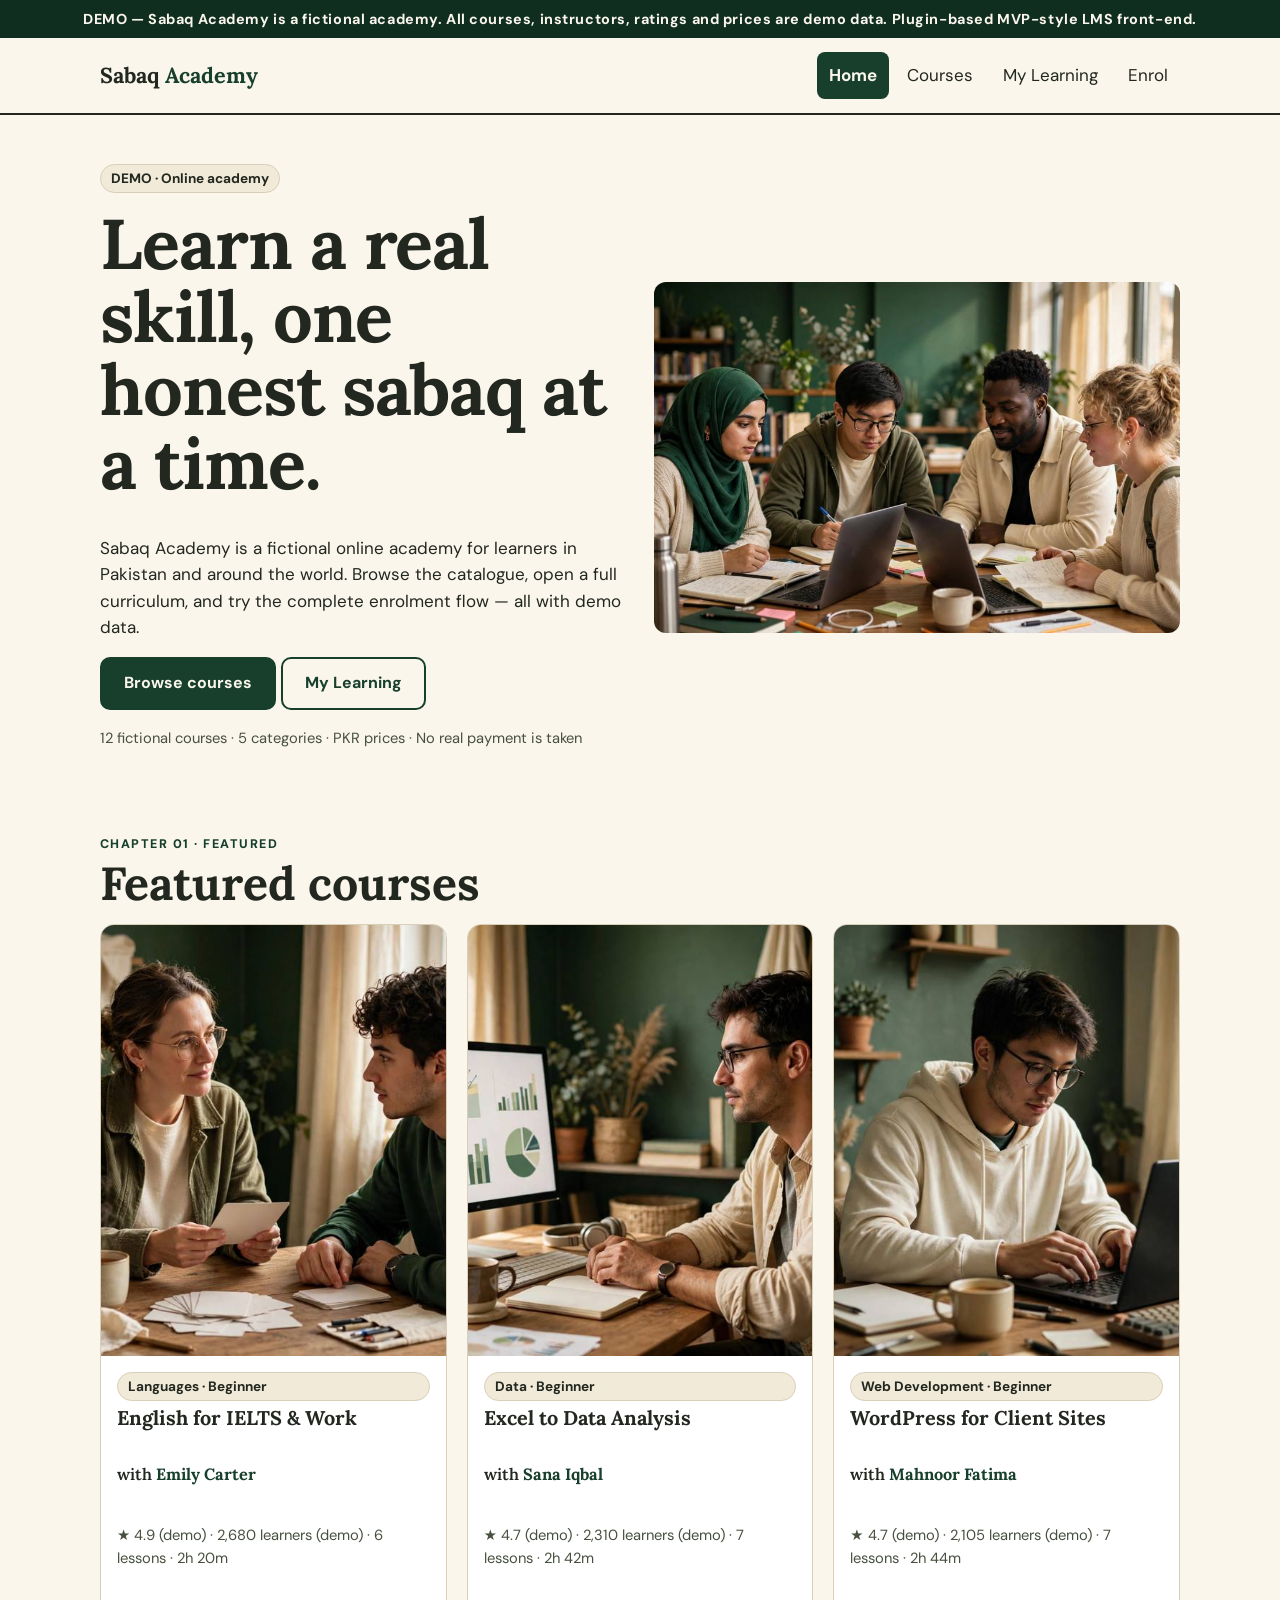
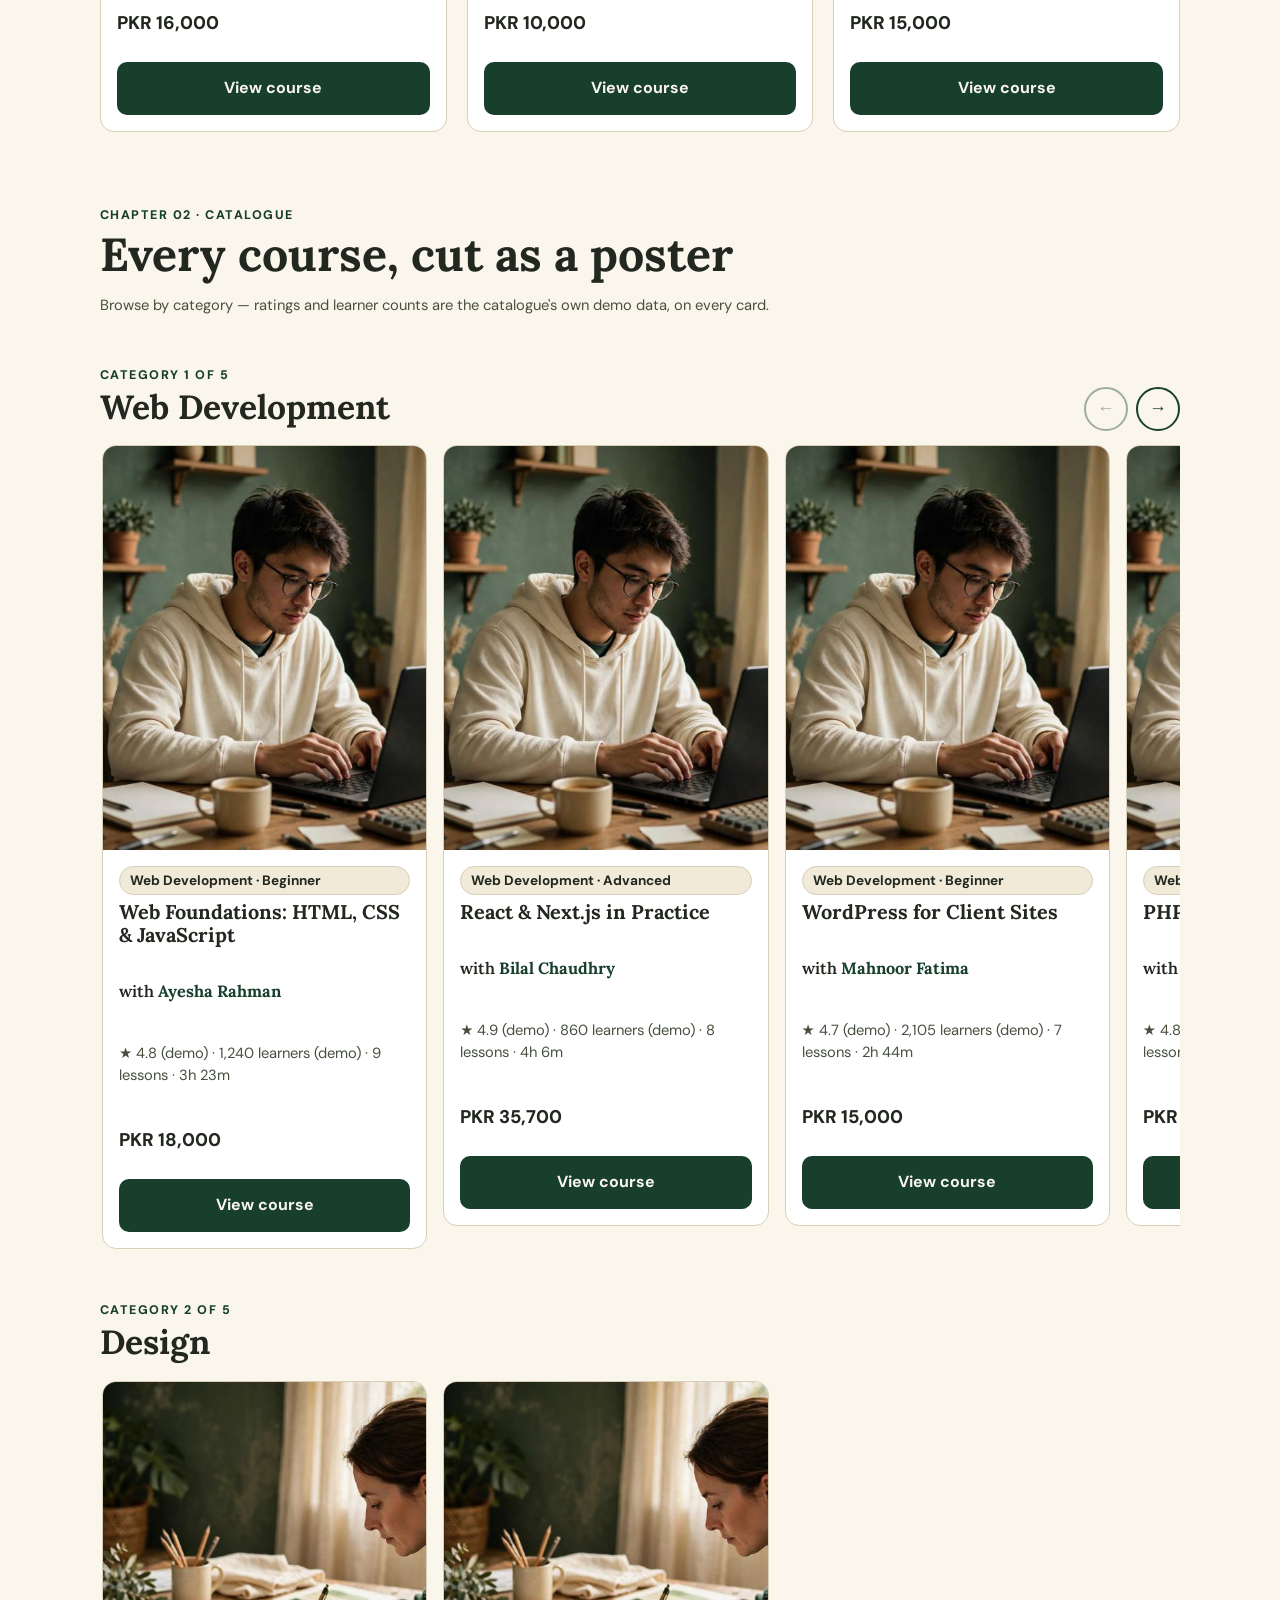
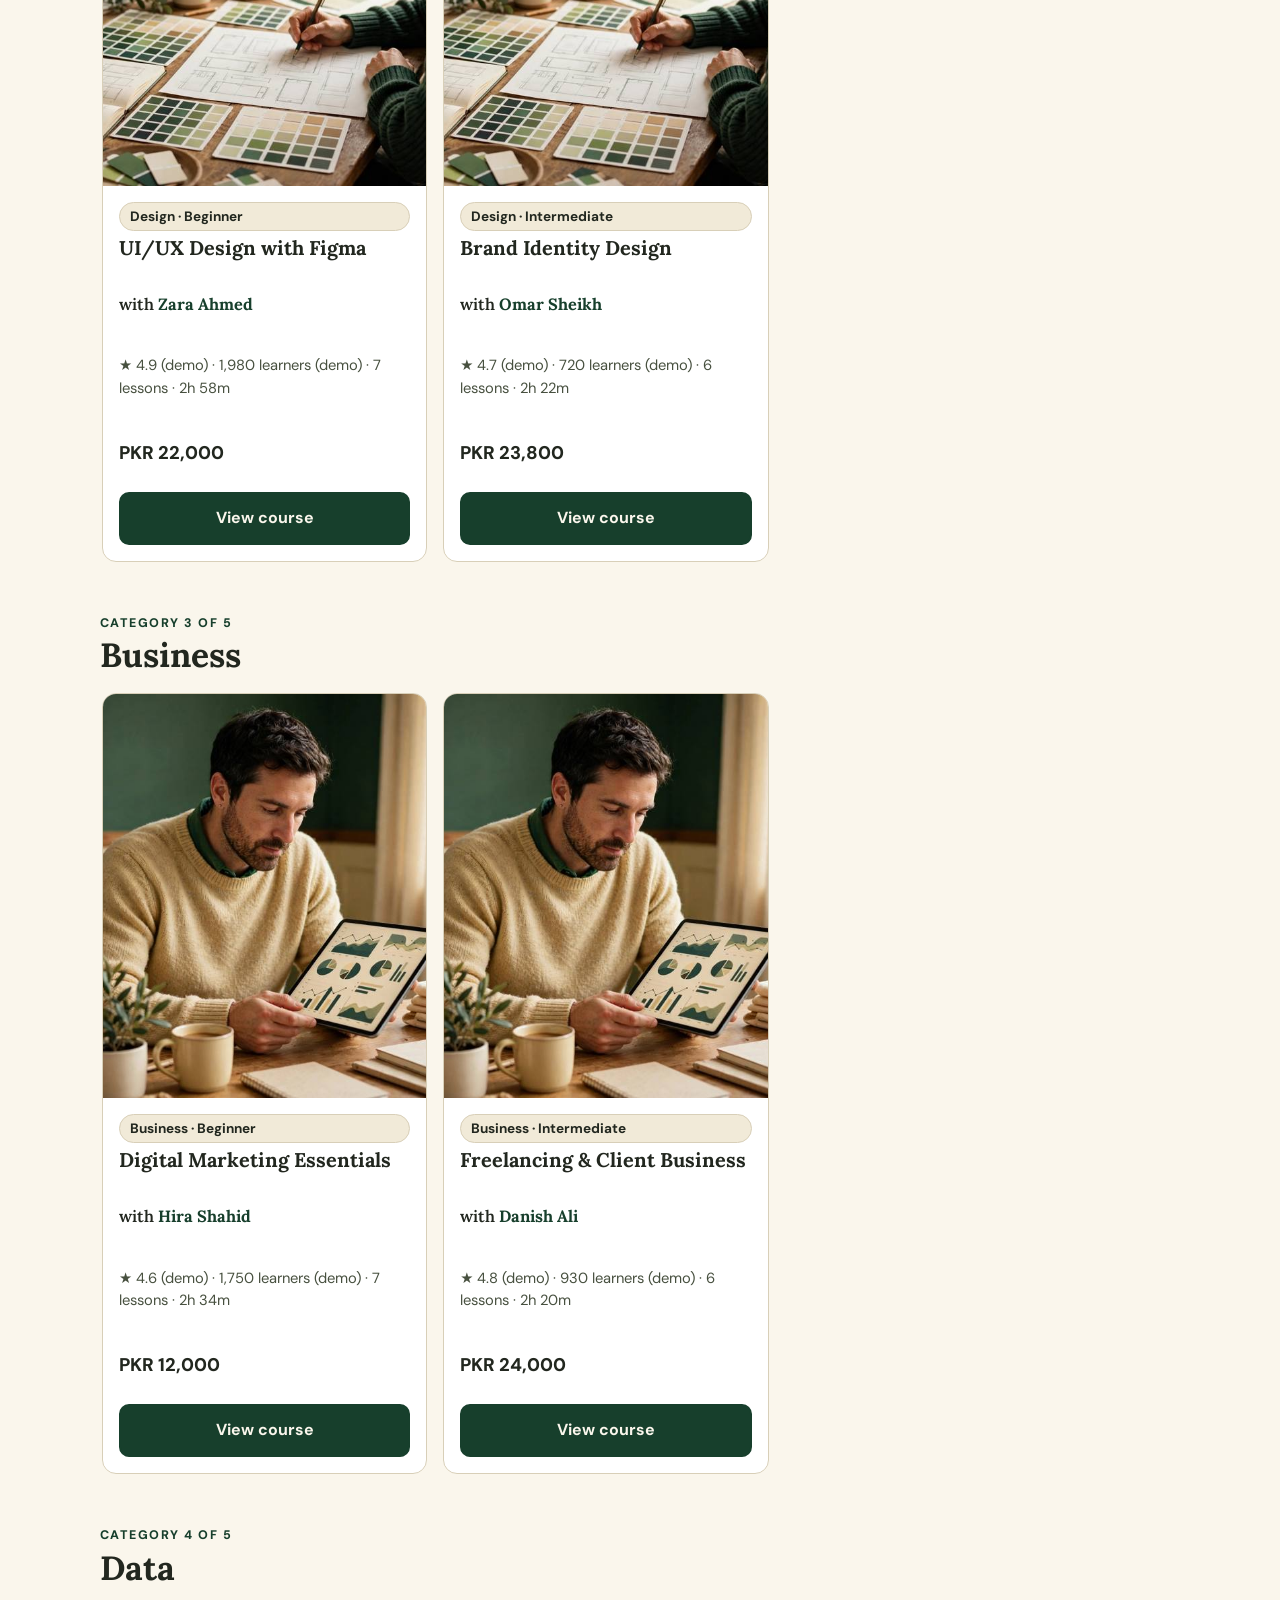
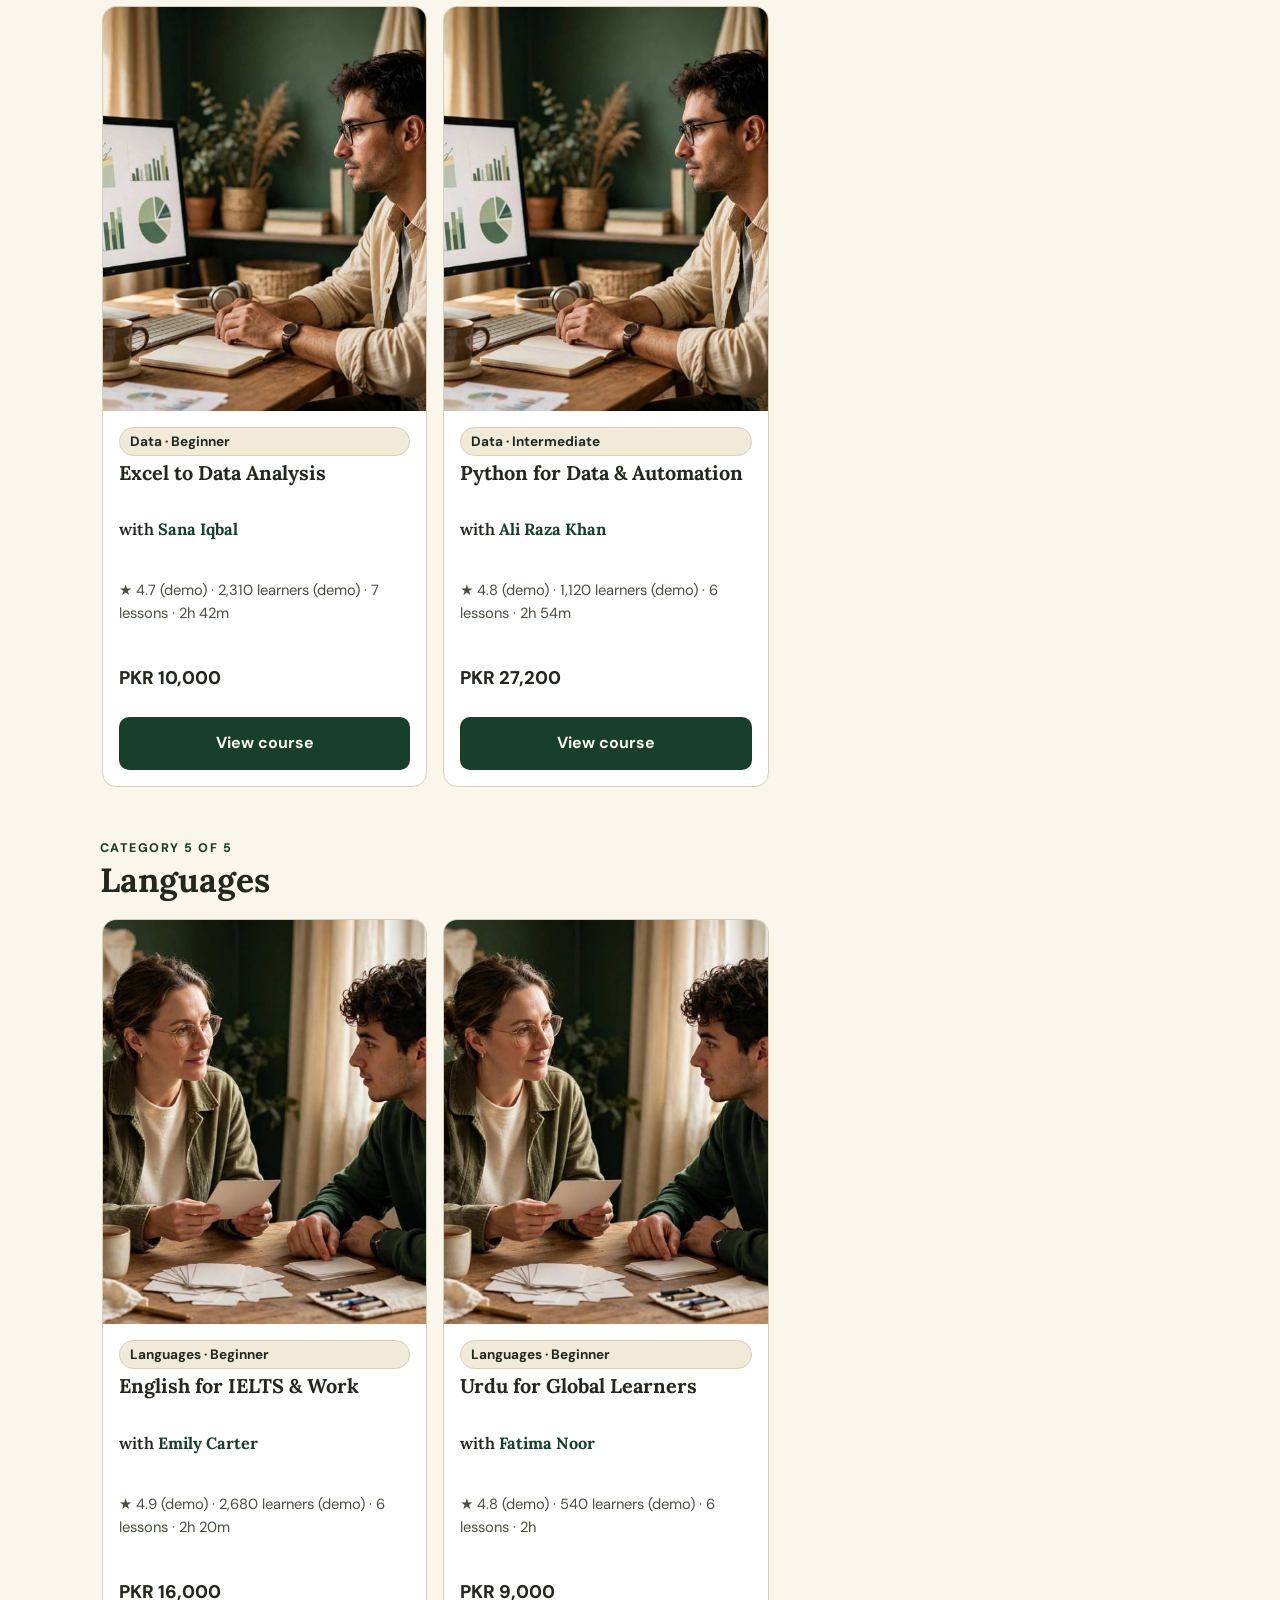
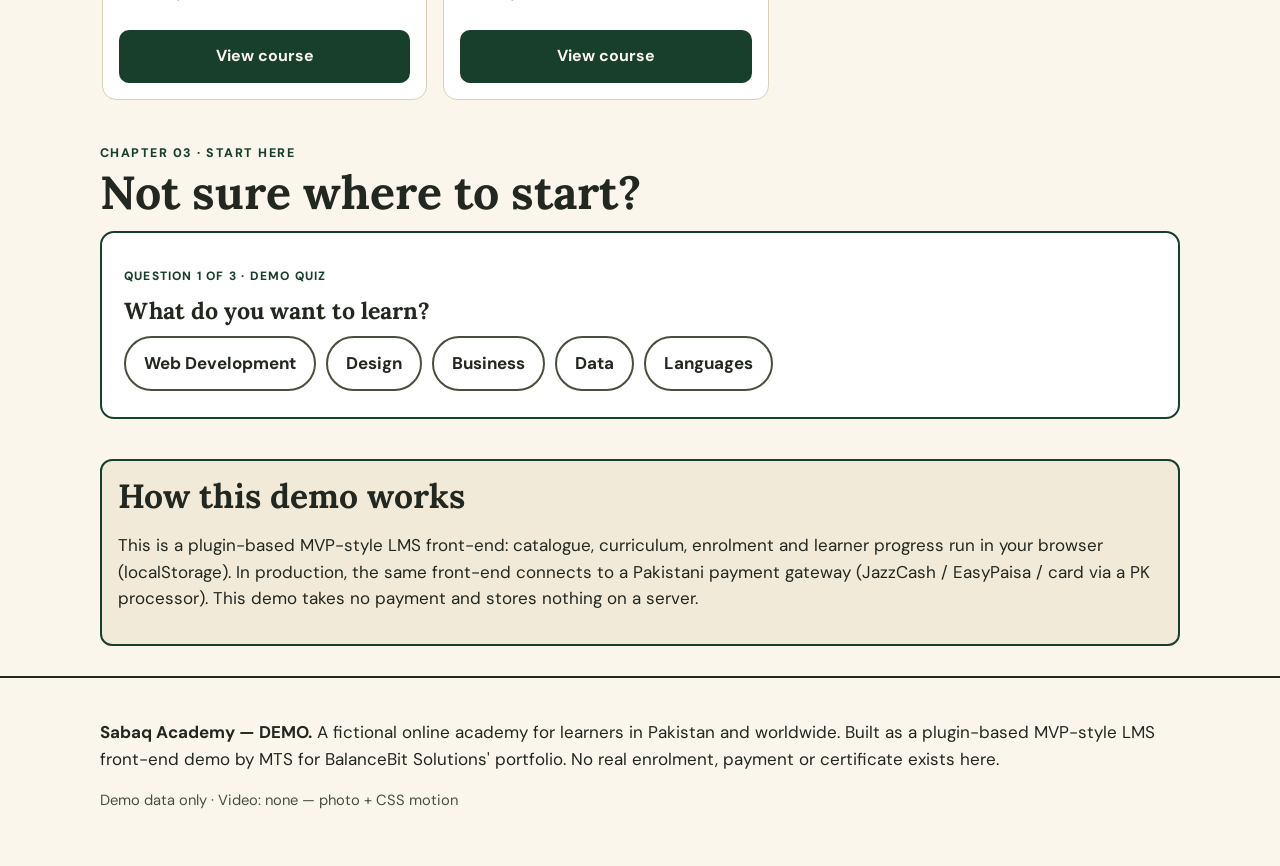
<file: index.html>
<!DOCTYPE html><html lang="en"><head><meta charset="utf-8"><meta name="viewport" content="width=device-width,initial-scale=1">
<title>Sabaq Academy (Demo) — Online Courses for Pakistan & Global Learners</title><meta name="description" content="Demo LMS: fictional academy with course catalogue, enrolment and My Learning.">
<link rel="stylesheet" href="assets/fonts/fonts.css">
<link rel="stylesheet" href="css/style.css"><link rel="stylesheet" href="assets/vendor/swiper-bundle.min.css"><link rel="stylesheet" href="css/premium.css"><link rel="icon" href="assets/favicon.svg"></head><body>
<a class="skip" href="#main">Skip to content</a>
<div class="demo-bar">DEMO — Sabaq Academy is a fictional academy. All courses, instructors, ratings and prices are demo data. Plugin-based MVP-style LMS front-end.</div>
<header class="site"><div class="wrap nav"><a class="logo" href="index.html">Sabaq<span> Academy</span></a>
<nav class="main" aria-label="Main"><a href="index.html" aria-current="page">Home</a><a href="courses.html">Courses</a><a href="learning.html">My Learning</a><a href="enrol.html">Enrol</a></nav></div></header>
<main id="main" class="wrap">
<section class="hero"><div><p class="chip">DEMO · Online academy</p><h1>Learn a real skill, one honest sabaq at a time.</h1>
<p>Sabaq Academy is a fictional online academy for learners in Pakistan and around the world. Browse the catalogue, open a full curriculum, and try the complete enrolment flow — all with demo data.</p>
<p><a class="btn" href="courses.html">Browse courses</a> <a class="btn alt" href="learning.html">My Learning</a></p>
<p class="meta">12 fictional courses · 5 categories · PKR prices · No real payment is taken</p></div>
<div><img src="assets/hero.jpg" alt="Students learning together at a library table with laptops" width="900" height="675"></div></section>
<section><p class="chapter">Chapter 01 · Featured</p><h2 class="chapter-h">Featured courses</h2><div class="grid" data-featured></div></section>
<section><p class="chapter">Chapter 02 · Catalogue</p><h2 class="chapter-h">Every course, cut as a poster</h2><p class="meta">Browse by category — ratings and learner counts are the catalogue's own demo data, on every card.</p><div data-rails></div><noscript><p class="meta">JavaScript is off, so the category rails cannot be built here — all 12 courses are in the <a href="courses.html">catalogue</a>.</p></noscript></section>
<section><p class="chapter">Chapter 03 · Start here</p><h2 class="chapter-h">Not sure where to start?</h2><div class="quiz" data-quiz><div data-q="1"><p class="q-step">Question 1 of 3 · Demo quiz</p><h3>What do you want to learn?</h3><div class="quiz-opts" data-opts="category"></div></div><div data-q="2" hidden><p class="q-step">Question 2 of 3 · Demo quiz</p><h3>Your level?</h3><div class="quiz-opts" data-opts="level"></div></div><div data-q="3" hidden><p class="q-step">Question 3 of 3 · Demo quiz</p><h3>What matters most?</h3><div class="quiz-opts" data-opts="sort"></div></div><div data-q="result" hidden><p class="q-step">Your recommended course · Demo</p><div data-quiz-result></div><p><button class="btn alt" type="button" data-quiz-restart>Start again</button> <a class="btn alt" href="courses.html">Browse the full catalogue</a></p></div><noscript><p class="meta">JavaScript is off, so the quiz cannot run — the <a href="courses.html">catalogue</a> has filters for category, level and price.</p></noscript></div></section>
<section class="notice"><h2>How this demo works</h2><p>This is a plugin-based MVP-style LMS front-end: catalogue, curriculum, enrolment and learner progress run in your browser (localStorage). In production, the same front-end connects to a Pakistani payment gateway (JazzCash / EasyPaisa / card via a PK processor). This demo takes no payment and stores nothing on a server.</p></section>
</main><footer class="site"><div class="wrap"><p><strong>Sabaq Academy — DEMO.</strong> A fictional online academy for learners in Pakistan and worldwide. Built as a plugin-based MVP-style LMS front-end demo by MTS for BalanceBit Solutions' portfolio. No real enrolment, payment or certificate exists here.</p><p class="meta">Demo data only · Video: none — photo + CSS motion</p></div></footer>
<script src="js/logic.js"></script><script src="js/home.js"></script><script defer src="assets/vendor/swiper-bundle.min.js"></script><script defer src="js/premium.js"></script></body></html>
</file>
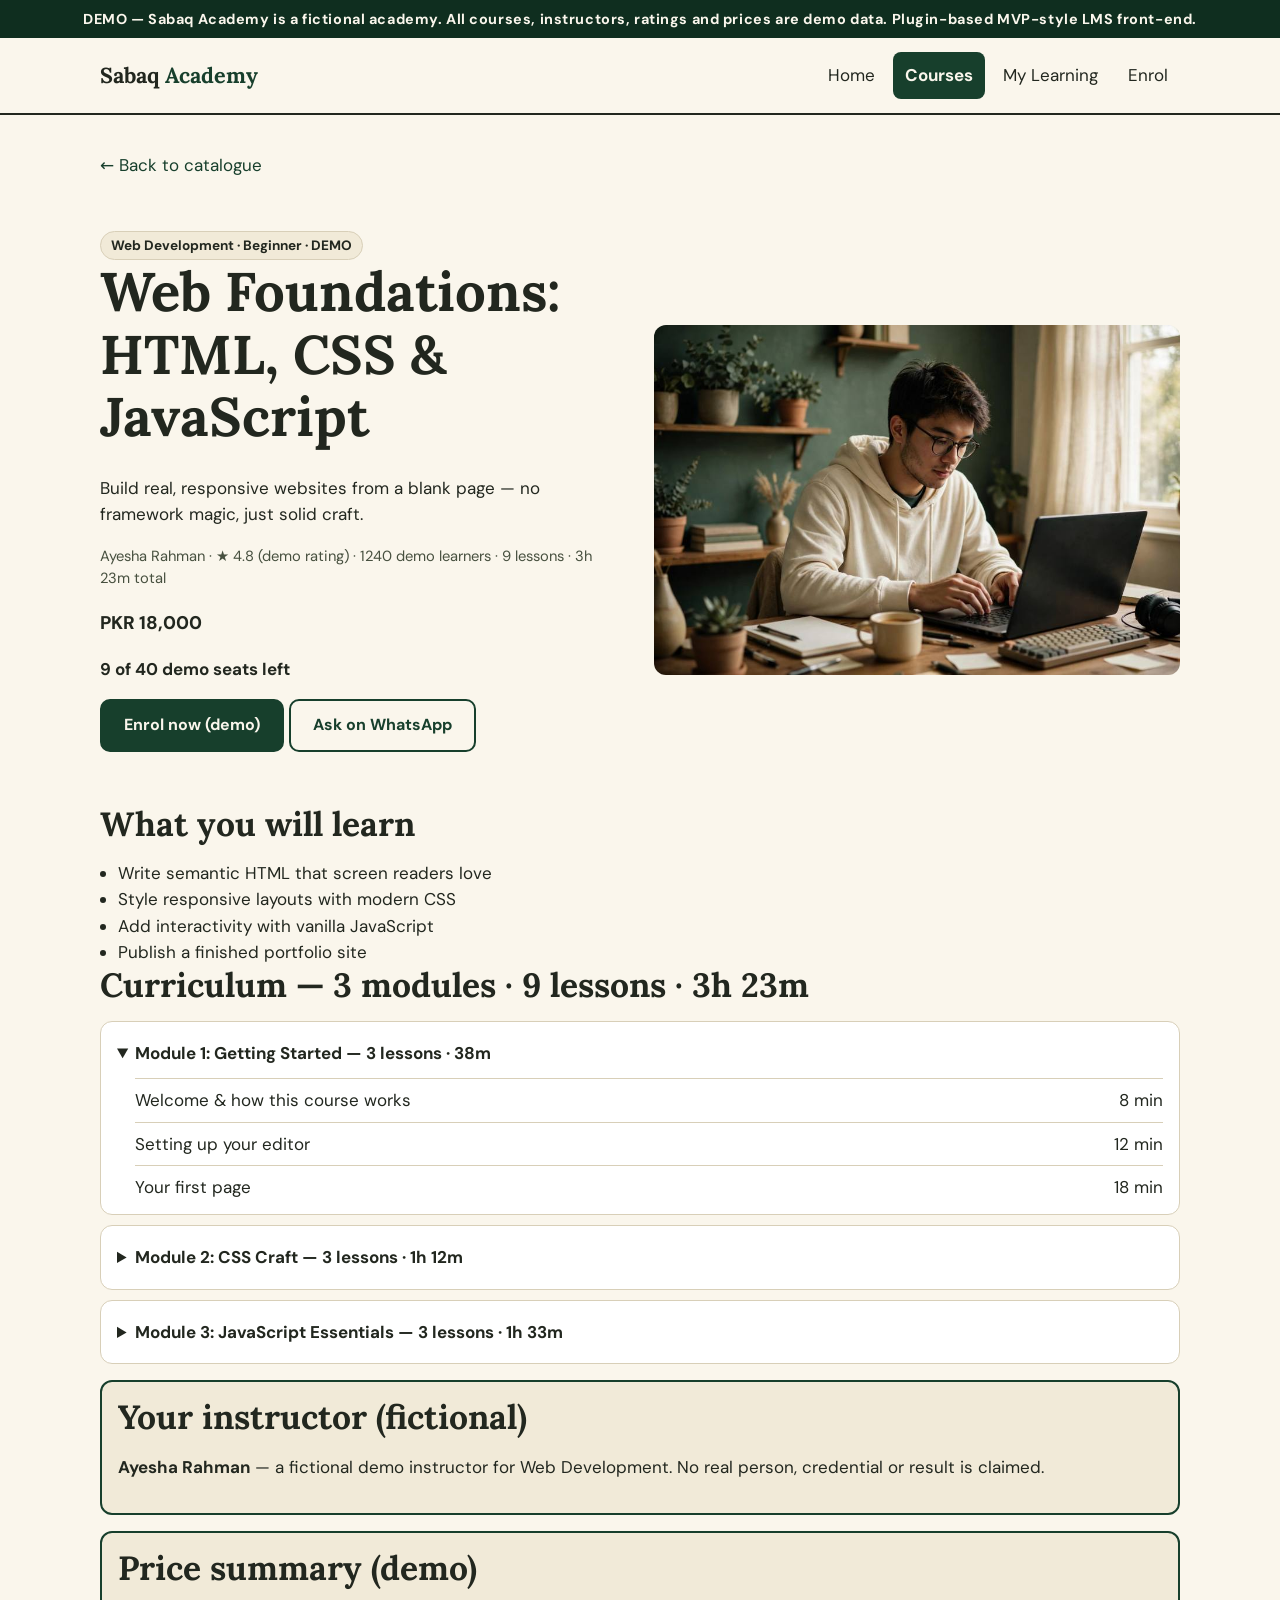
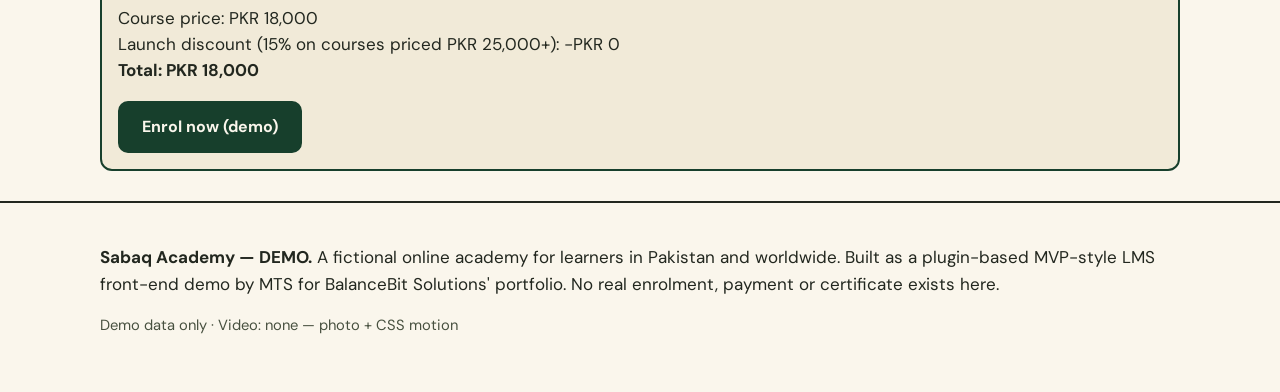
<file: course.html>
<!DOCTYPE html><html lang="en"><head><meta charset="utf-8"><meta name="viewport" content="width=device-width,initial-scale=1">
<title>Course Detail (Demo) — Sabaq Academy</title><meta name="description" content="Demo course detail with full curriculum, instructor and price summary.">
<link rel="stylesheet" href="assets/fonts/fonts.css">
<link rel="stylesheet" href="css/style.css"><link rel="icon" href="assets/favicon.svg"></head><body>
<a class="skip" href="#main">Skip to content</a>
<div class="demo-bar">DEMO — Sabaq Academy is a fictional academy. All courses, instructors, ratings and prices are demo data. Plugin-based MVP-style LMS front-end.</div>
<header class="site"><div class="wrap nav"><a class="logo" href="index.html">Sabaq<span> Academy</span></a>
<nav class="main" aria-label="Main"><a href="index.html">Home</a><a href="courses.html" aria-current="page">Courses</a><a href="learning.html">My Learning</a><a href="enrol.html">Enrol</a></nav></div></header>
<main id="main" class="wrap">
<div data-detail><p style="padding:24px 0">Loading course…</p></div>
</main><footer class="site"><div class="wrap"><p><strong>Sabaq Academy — DEMO.</strong> A fictional online academy for learners in Pakistan and worldwide. Built as a plugin-based MVP-style LMS front-end demo by MTS for BalanceBit Solutions' portfolio. No real enrolment, payment or certificate exists here.</p><p class="meta">Demo data only · Video: none — photo + CSS motion</p></div></footer>
<script src="js/logic.js"></script><script src="js/course.js"></script></body></html>
</file>
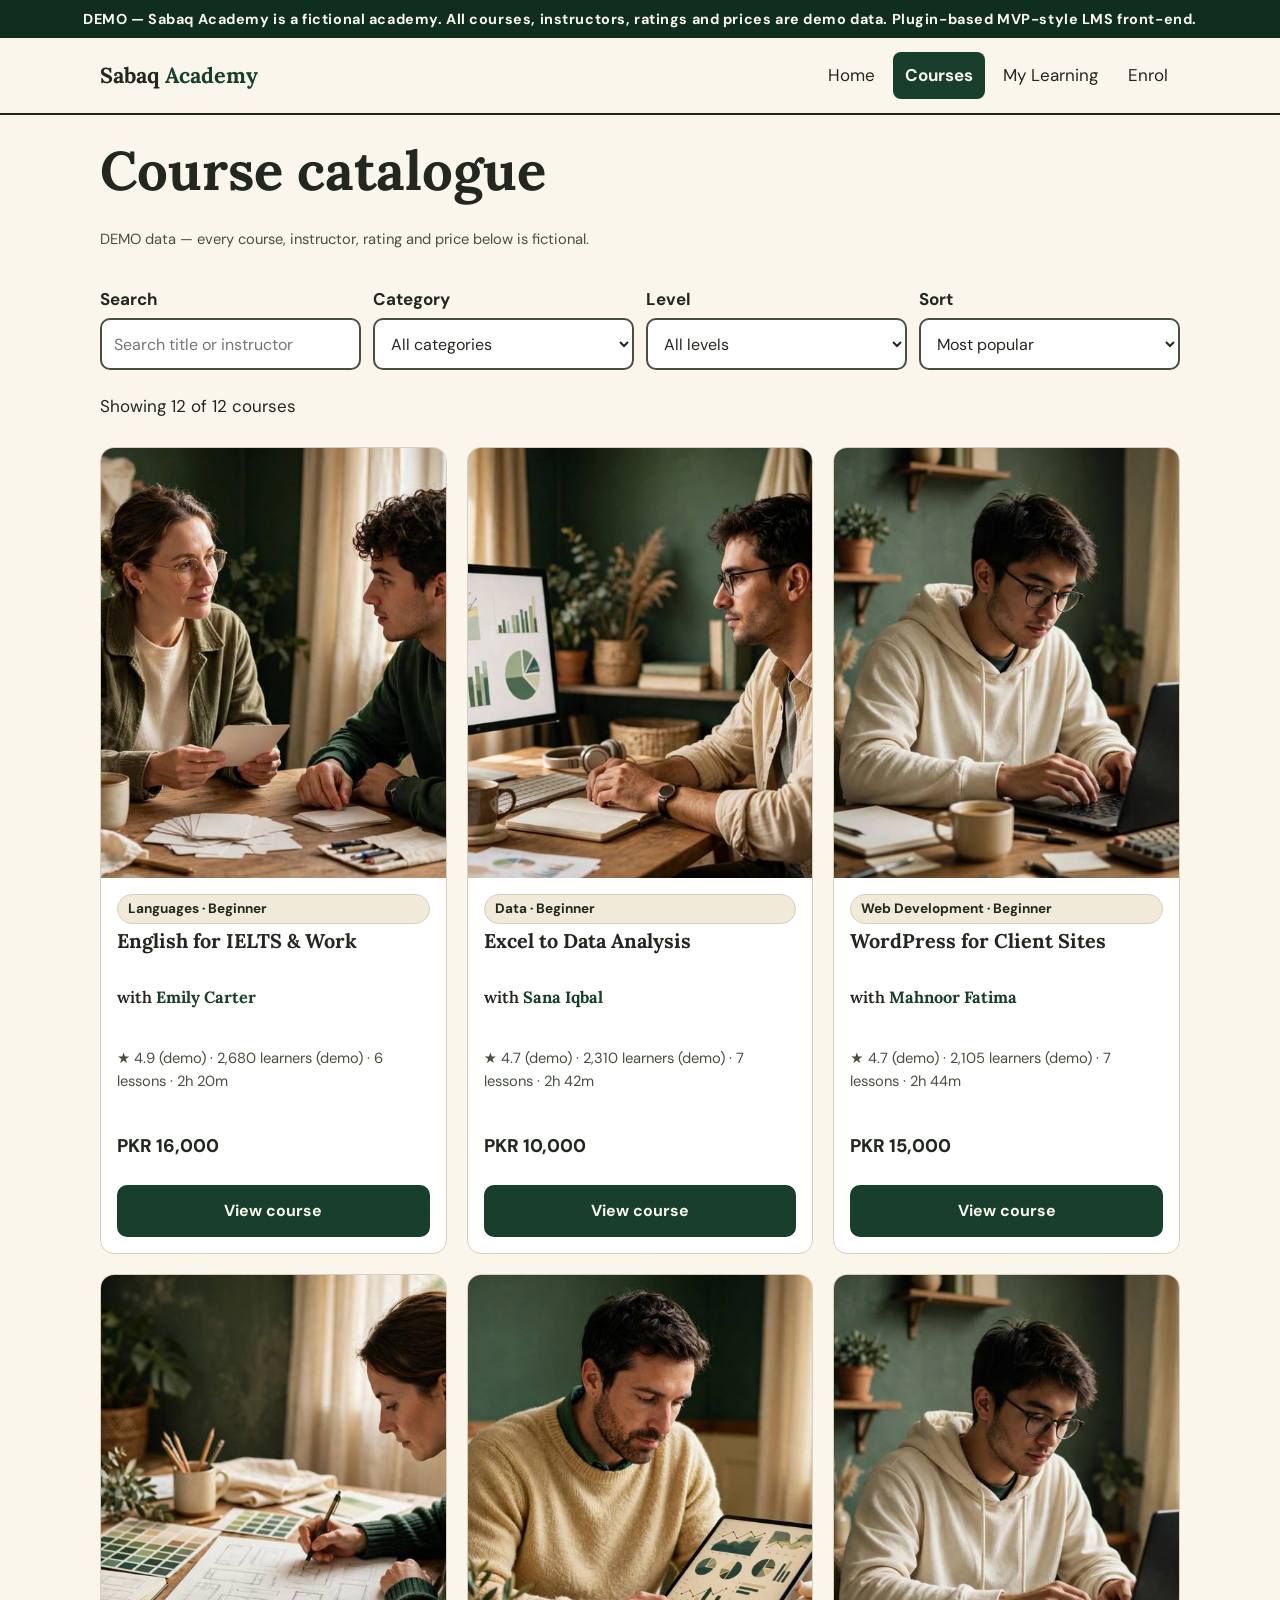
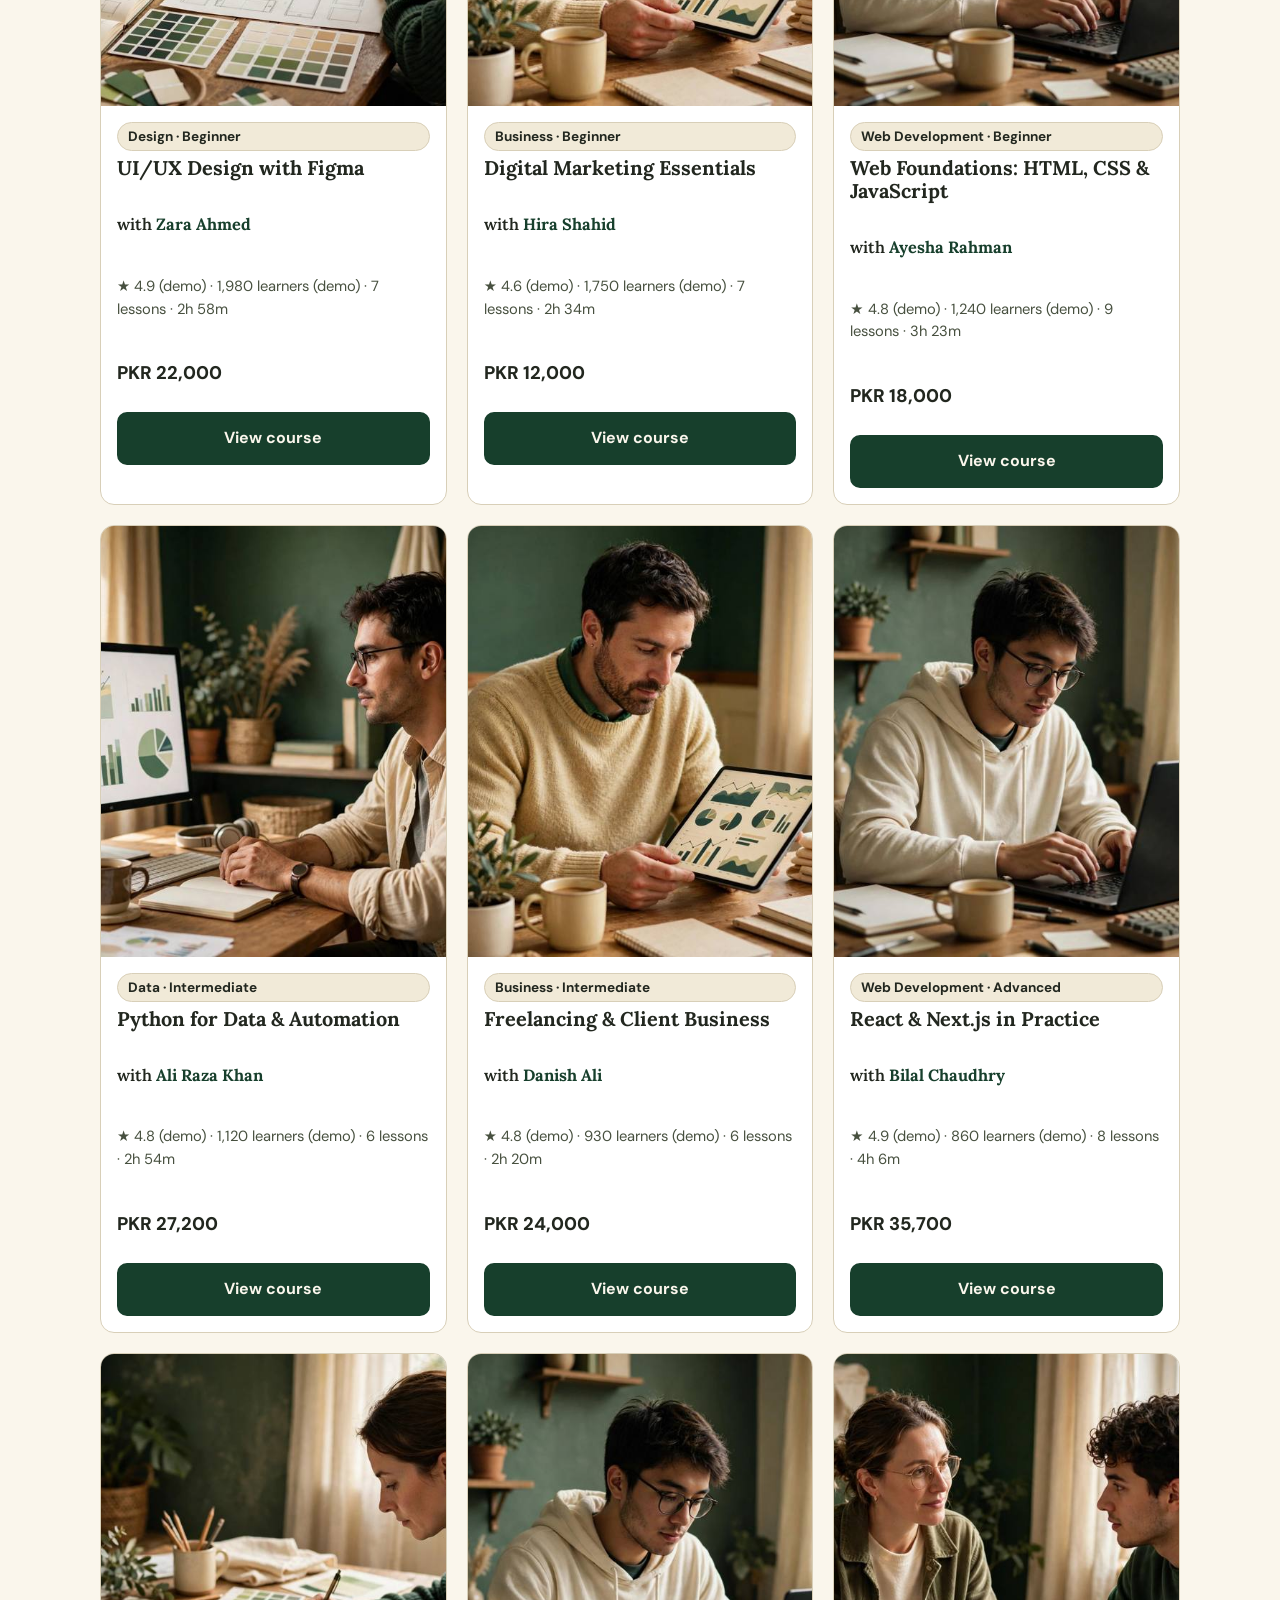
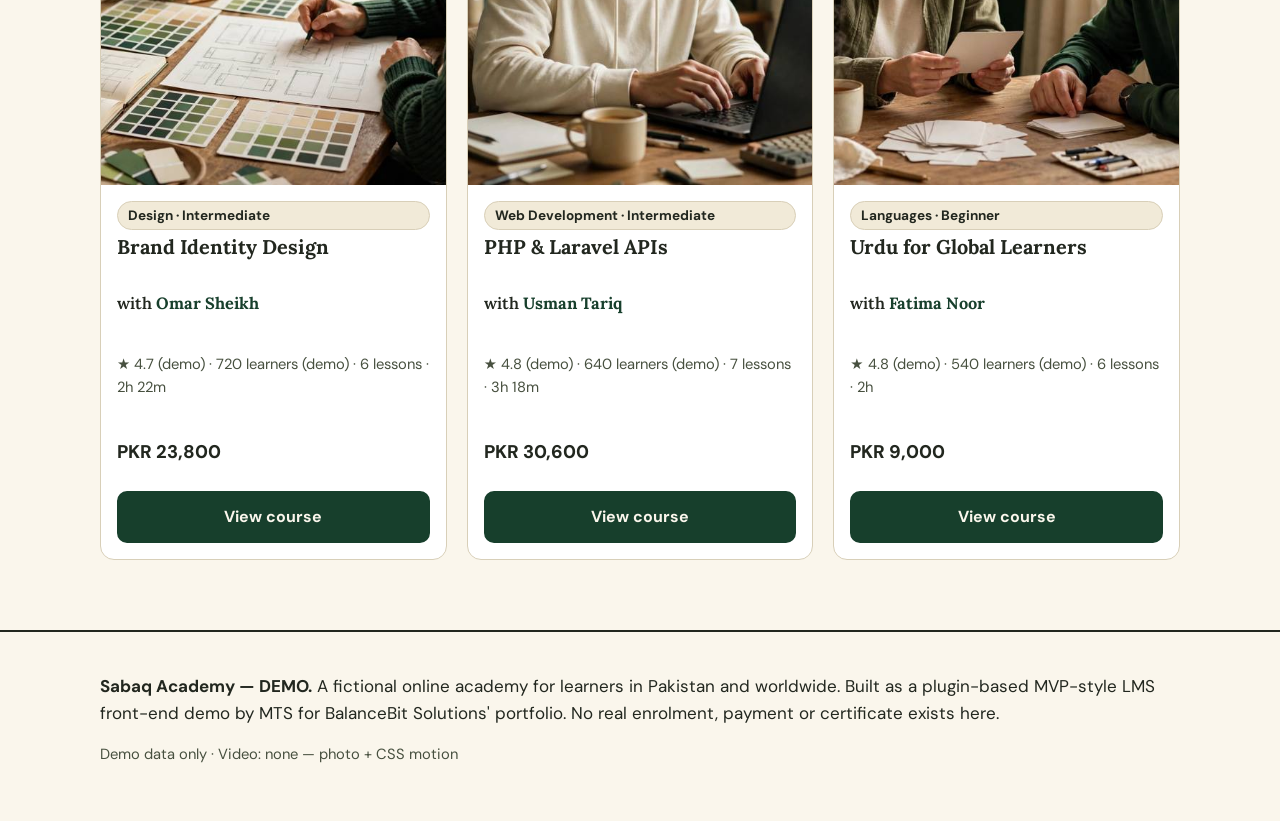
<file: courses.html>
<!DOCTYPE html><html lang="en"><head><meta charset="utf-8"><meta name="viewport" content="width=device-width,initial-scale=1">
<title>Course Catalogue (Demo) — Sabaq Academy</title><meta name="description" content="Demo course catalogue with live filters, search and sorting.">
<link rel="stylesheet" href="assets/fonts/fonts.css">
<link rel="stylesheet" href="css/style.css"><link rel="stylesheet" href="css/premium.css"><link rel="icon" href="assets/favicon.svg"></head><body>
<a class="skip" href="#main">Skip to content</a>
<div class="demo-bar">DEMO — Sabaq Academy is a fictional academy. All courses, instructors, ratings and prices are demo data. Plugin-based MVP-style LMS front-end.</div>
<header class="site"><div class="wrap nav"><a class="logo" href="index.html">Sabaq<span> Academy</span></a>
<nav class="main" aria-label="Main"><a href="index.html">Home</a><a href="courses.html" aria-current="page">Courses</a><a href="learning.html">My Learning</a><a href="enrol.html">Enrol</a></nav></div></header>
<main id="main" class="wrap">
<h1 style="padding-top:24px">Course catalogue</h1><p class="meta">DEMO data — every course, instructor, rating and price below is fictional.</p>
<form class="filters" data-filters>
<div class="field"><label for="f-q">Search</label><input id="f-q" data-q type="search" placeholder="Search title or instructor"></div>
<div class="field"><label for="f-cat">Category</label><select id="f-cat" data-cat><option value="all">All categories</option></select></div>
<div class="field"><label for="f-level">Level</label><select id="f-level" data-level><option value="all">All levels</option><option>Beginner</option><option>Intermediate</option><option>Advanced</option></select></div>
<div class="field"><label for="f-sort">Sort</label><select id="f-sort" data-sort><option value="popular">Most popular</option><option value="price-asc">Price: low to high</option><option value="price-desc">Price: high to low</option><option value="duration">Duration: shortest first</option></select></div>
</form>
<p aria-live="polite" data-count></p>
<div class="grid" data-grid></div>
<div class="empty" data-empty hidden><h2>No courses match</h2><p data-empty-text></p><button class="btn" type="button" data-reset>Reset all filters</button></div>
</main><footer class="site"><div class="wrap"><p><strong>Sabaq Academy — DEMO.</strong> A fictional online academy for learners in Pakistan and worldwide. Built as a plugin-based MVP-style LMS front-end demo by MTS for BalanceBit Solutions' portfolio. No real enrolment, payment or certificate exists here.</p><p class="meta">Demo data only · Video: none — photo + CSS motion</p></div></footer>
<script src="js/logic.js"></script><script src="js/courses.js"></script></body></html>
</file>
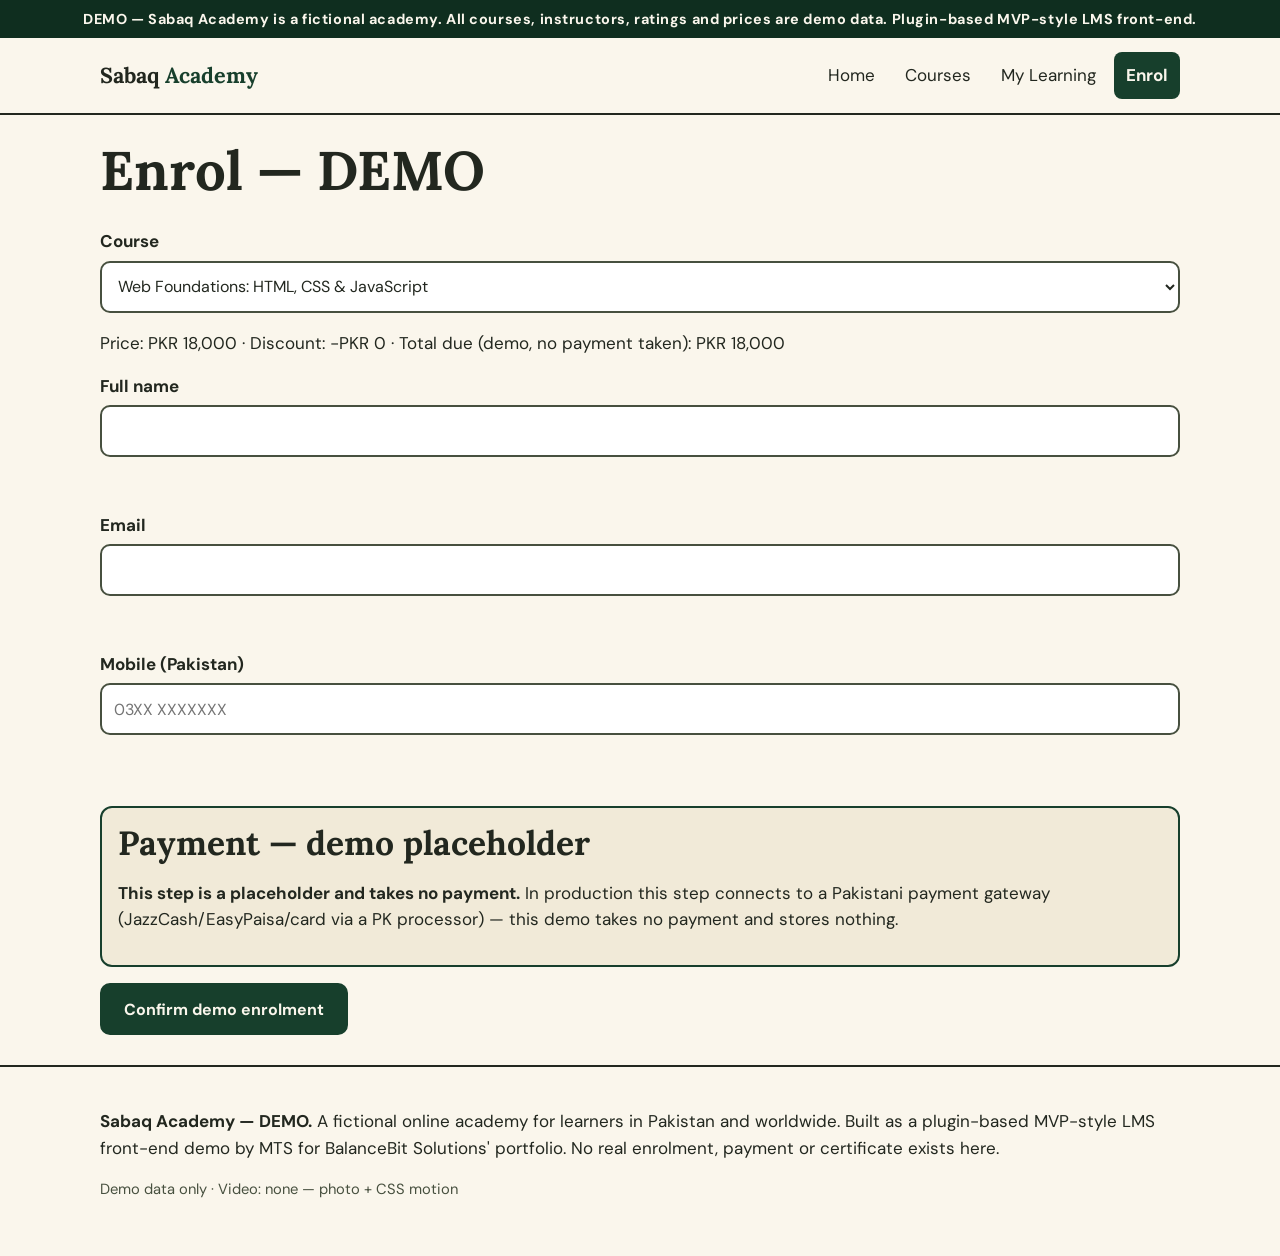
<file: enrol.html>
<!DOCTYPE html><html lang="en"><head><meta charset="utf-8"><meta name="viewport" content="width=device-width,initial-scale=1">
<title>Enrol (Demo) — Sabaq Academy</title><meta name="description" content="Demo enrolment flow with validation and an honest payment placeholder.">
<link rel="stylesheet" href="assets/fonts/fonts.css">
<link rel="stylesheet" href="css/style.css"><link rel="icon" href="assets/favicon.svg"></head><body>
<a class="skip" href="#main">Skip to content</a>
<div class="demo-bar">DEMO — Sabaq Academy is a fictional academy. All courses, instructors, ratings and prices are demo data. Plugin-based MVP-style LMS front-end.</div>
<header class="site"><div class="wrap nav"><a class="logo" href="index.html">Sabaq<span> Academy</span></a>
<nav class="main" aria-label="Main"><a href="index.html">Home</a><a href="courses.html">Courses</a><a href="learning.html">My Learning</a><a href="enrol.html" aria-current="page">Enrol</a></nav></div></header>
<main id="main" class="wrap">
<h1 style="padding-top:24px">Enrol — DEMO</h1>
<div data-enrol>
<div class="field"><label for="e-course">Course</label><select id="e-course" data-course></select></div>
<p data-summary aria-live="polite"></p>
<form data-form novalidate>
<div class="field"><label for="e-name">Full name</label><input id="e-name" data-name autocomplete="name"><p class="err" data-error-for="name"></p></div>
<div class="field"><label for="e-email">Email</label><input id="e-email" data-email type="email" autocomplete="email"><p class="err" data-error-for="email"></p></div>
<div class="field"><label for="e-phone">Mobile (Pakistan)</label><input id="e-phone" data-phone type="tel" autocomplete="tel" placeholder="03XX XXXXXXX"><p class="err" data-error-for="phone"></p></div>
<div class="notice"><h2>Payment — demo placeholder</h2><p><strong>This step is a placeholder and takes no payment.</strong> In production this step connects to a Pakistani payment gateway (JazzCash/EasyPaisa/card via a PK processor) — this demo takes no payment and stores nothing.</p></div>
<button class="btn" type="submit">Confirm demo enrolment</button>
</form></div>
<section data-confirmation hidden></section>
</main><footer class="site"><div class="wrap"><p><strong>Sabaq Academy — DEMO.</strong> A fictional online academy for learners in Pakistan and worldwide. Built as a plugin-based MVP-style LMS front-end demo by MTS for BalanceBit Solutions' portfolio. No real enrolment, payment or certificate exists here.</p><p class="meta">Demo data only · Video: none — photo + CSS motion</p></div></footer>
<script src="js/logic.js"></script><script src="js/enrol.js"></script></body></html>
</file>
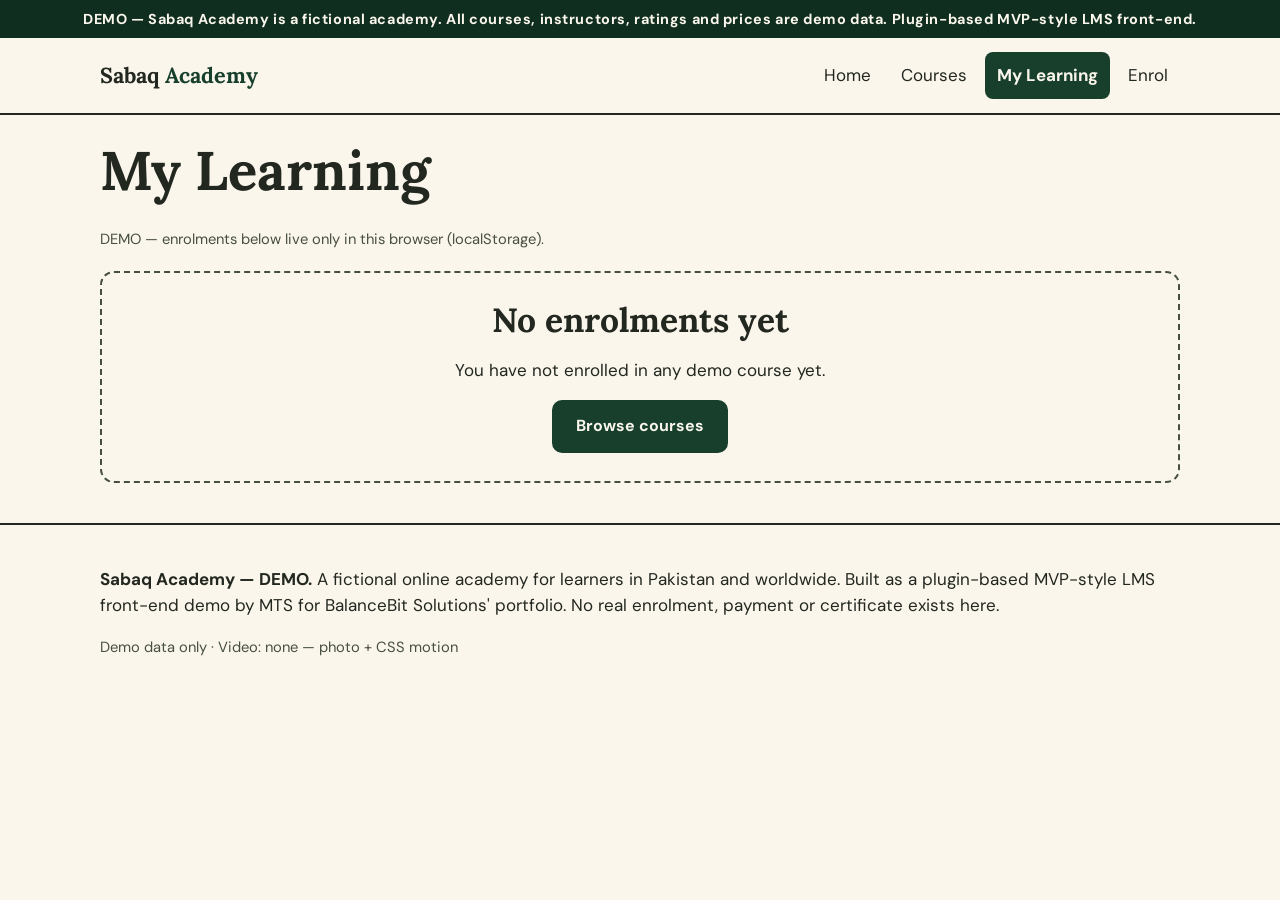
<file: learning.html>
<!DOCTYPE html><html lang="en"><head><meta charset="utf-8"><meta name="viewport" content="width=device-width,initial-scale=1">
<title>My Learning (Demo) — Sabaq Academy</title><meta name="description" content="Demo My Learning view: your browser-saved enrolments and progress.">
<link rel="stylesheet" href="assets/fonts/fonts.css">
<link rel="stylesheet" href="css/style.css"><link rel="icon" href="assets/favicon.svg"></head><body>
<a class="skip" href="#main">Skip to content</a>
<div class="demo-bar">DEMO — Sabaq Academy is a fictional academy. All courses, instructors, ratings and prices are demo data. Plugin-based MVP-style LMS front-end.</div>
<header class="site"><div class="wrap nav"><a class="logo" href="index.html">Sabaq<span> Academy</span></a>
<nav class="main" aria-label="Main"><a href="index.html">Home</a><a href="courses.html">Courses</a><a href="learning.html" aria-current="page">My Learning</a><a href="enrol.html">Enrol</a></nav></div></header>
<main id="main" class="wrap">
<h1 style="padding-top:24px">My Learning</h1><p class="meta">DEMO — enrolments below live only in this browser (localStorage).</p>
<div data-learning></div>
</main><footer class="site"><div class="wrap"><p><strong>Sabaq Academy — DEMO.</strong> A fictional online academy for learners in Pakistan and worldwide. Built as a plugin-based MVP-style LMS front-end demo by MTS for BalanceBit Solutions' portfolio. No real enrolment, payment or certificate exists here.</p><p class="meta">Demo data only · Video: none — photo + CSS motion</p></div></footer>
<script src="js/logic.js"></script><script src="js/learning.js"></script></body></html>
</file>
<file: assets/fonts/fonts.css>
/* Self-hosted webfonts (Google Fonts, OFL) — downloaded 2026-11-22.
   Replaces the fonts.googleapis.com stylesheet so the design renders
   identically with or without external network access. */
/* latin */
@font-face {
  font-family: 'DM Sans';
  font-style: normal;
  font-weight: 400;
  font-display: swap;
  src: url(./dm-sans-normal-latin-40fe3cf7.woff2) format('woff2');
  unicode-range: U+0000-00FF, U+0131, U+0152-0153, U+02BB-02BC, U+02C6, U+02DA, U+02DC, U+0304, U+0308, U+0329, U+2000-206F, U+20AC, U+2122, U+2191, U+2193, U+2212, U+2215, U+FEFF, U+FFFD;
}
/* latin-ext */
@font-face {
  font-family: 'DM Sans';
  font-style: normal;
  font-weight: 400;
  font-display: swap;
  src: url(./dm-sans-normal-latin-ext-e5bab11d.woff2) format('woff2');
  unicode-range: U+0100-02BA, U+02BD-02C5, U+02C7-02CC, U+02CE-02D7, U+02DD-02FF, U+0304, U+0308, U+0329, U+1D00-1DBF, U+1E00-1E9F, U+1EF2-1EFF, U+2020, U+20A0-20AB, U+20AD-20C4, U+2113, U+2C60-2C7F, U+A720-A7FF;
}
/* latin */
@font-face {
  font-family: 'DM Sans';
  font-style: normal;
  font-weight: 700;
  font-display: swap;
  src: url(./dm-sans-normal-latin-40fe3cf7.woff2) format('woff2');
  unicode-range: U+0000-00FF, U+0131, U+0152-0153, U+02BB-02BC, U+02C6, U+02DA, U+02DC, U+0304, U+0308, U+0329, U+2000-206F, U+20AC, U+2122, U+2191, U+2193, U+2212, U+2215, U+FEFF, U+FFFD;
}
/* latin-ext */
@font-face {
  font-family: 'DM Sans';
  font-style: normal;
  font-weight: 700;
  font-display: swap;
  src: url(./dm-sans-normal-latin-ext-e5bab11d.woff2) format('woff2');
  unicode-range: U+0100-02BA, U+02BD-02C5, U+02C7-02CC, U+02CE-02D7, U+02DD-02FF, U+0304, U+0308, U+0329, U+1D00-1DBF, U+1E00-1E9F, U+1EF2-1EFF, U+2020, U+20A0-20AB, U+20AD-20C4, U+2113, U+2C60-2C7F, U+A720-A7FF;
}
/* latin */
@font-face {
  font-family: 'DM Sans';
  font-style: normal;
  font-weight: 800;
  font-display: swap;
  src: url(./dm-sans-normal-latin-40fe3cf7.woff2) format('woff2');
  unicode-range: U+0000-00FF, U+0131, U+0152-0153, U+02BB-02BC, U+02C6, U+02DA, U+02DC, U+0304, U+0308, U+0329, U+2000-206F, U+20AC, U+2122, U+2191, U+2193, U+2212, U+2215, U+FEFF, U+FFFD;
}
/* latin-ext */
@font-face {
  font-family: 'DM Sans';
  font-style: normal;
  font-weight: 800;
  font-display: swap;
  src: url(./dm-sans-normal-latin-ext-e5bab11d.woff2) format('woff2');
  unicode-range: U+0100-02BA, U+02BD-02C5, U+02C7-02CC, U+02CE-02D7, U+02DD-02FF, U+0304, U+0308, U+0329, U+1D00-1DBF, U+1E00-1E9F, U+1EF2-1EFF, U+2020, U+20A0-20AB, U+20AD-20C4, U+2113, U+2C60-2C7F, U+A720-A7FF;
}
/* latin */
@font-face {
  font-family: 'Lora';
  font-style: normal;
  font-weight: 600;
  font-display: swap;
  src: url(./lora-normal-latin-ecda3beb.woff2) format('woff2');
  unicode-range: U+0000-00FF, U+0131, U+0152-0153, U+02BB-02BC, U+02C6, U+02DA, U+02DC, U+0304, U+0308, U+0329, U+2000-206F, U+20AC, U+2122, U+2191, U+2193, U+2212, U+2215, U+FEFF, U+FFFD;
}
/* latin-ext */
@font-face {
  font-family: 'Lora';
  font-style: normal;
  font-weight: 600;
  font-display: swap;
  src: url(./lora-normal-latin-ext-e12d6299.woff2) format('woff2');
  unicode-range: U+0100-02BA, U+02BD-02C5, U+02C7-02CC, U+02CE-02D7, U+02DD-02FF, U+0304, U+0308, U+0329, U+1D00-1DBF, U+1E00-1E9F, U+1EF2-1EFF, U+2020, U+20A0-20AB, U+20AD-20C4, U+2113, U+2C60-2C7F, U+A720-A7FF;
}
/* latin */
@font-face {
  font-family: 'Lora';
  font-style: normal;
  font-weight: 700;
  font-display: swap;
  src: url(./lora-normal-latin-ecda3beb.woff2) format('woff2');
  unicode-range: U+0000-00FF, U+0131, U+0152-0153, U+02BB-02BC, U+02C6, U+02DA, U+02DC, U+0304, U+0308, U+0329, U+2000-206F, U+20AC, U+2122, U+2191, U+2193, U+2212, U+2215, U+FEFF, U+FFFD;
}
/* latin-ext */
@font-face {
  font-family: 'Lora';
  font-style: normal;
  font-weight: 700;
  font-display: swap;
  src: url(./lora-normal-latin-ext-e12d6299.woff2) format('woff2');
  unicode-range: U+0100-02BA, U+02BD-02C5, U+02C7-02CC, U+02CE-02D7, U+02DD-02FF, U+0304, U+0308, U+0329, U+1D00-1DBF, U+1E00-1E9F, U+1EF2-1EFF, U+2020, U+20A0-20AB, U+20AD-20C4, U+2113, U+2C60-2C7F, U+A720-A7FF;
}
</file>
<file: css/style.css>
:root{--paper:#FAF6EC;--paper2:#F1EAD8;--ink:#22271F;--muted:#47503F;--green:#173F2C;--green-dark:#0F2E1F;--line:#D8CFB8;--error:#B3261E;--focus:#173F2C}
*{box-sizing:border-box}html{overflow-x:clip}body{margin:0;background:var(--paper);color:var(--ink);font-family:"DM Sans",system-ui,sans-serif;font-size:17px;line-height:1.55}
h1,h2,h3,.serif{font-family:"Lora",Georgia,serif;line-height:1.15;margin:0 0 .5em}
h1{font-size:clamp(2rem,6vw,3.4rem)}h2{font-size:clamp(1.5rem,3.5vw,2.1rem)}
a{color:var(--green);text-decoration:none}
ul{margin:0;padding-left:1.15rem}:focus-visible{outline:3px solid var(--focus);outline-offset:2px}
.skip{position:absolute;left:-999px}.skip:focus{left:8px;top:8px;background:var(--green);color:var(--paper);padding:10px;z-index:99}
.demo-bar{background:var(--green-dark);color:var(--paper);text-align:center;padding:8px 12px;font-size:.9rem;font-weight:700;letter-spacing:.04em}
header.site{border-bottom:2px solid var(--ink);background:var(--paper)}
.wrap{max-width:1120px;margin:0 auto;padding:0 20px}
.nav{display:flex;flex-wrap:wrap;gap:12px;align-items:center;justify-content:space-between;padding-block:14px}
.logo{font-family:"Lora",serif;font-weight:700;font-size:1.35rem;color:var(--ink);text-decoration:none}
.logo span{color:var(--green)}
nav.main{display:flex;flex-wrap:wrap;gap:6px}nav.main a{color:var(--ink);text-decoration:none;padding:10px 12px;border-radius:8px;min-height:44px;display:inline-flex;align-items:center}
nav.main a[aria-current]{background:var(--green);color:var(--paper);font-weight:700}
.hero{display:grid;grid-template-columns:1fr 1fr;gap:28px;align-items:center;padding:36px 0}
.hero img,.card img{width:100%;height:auto;display:block;border-radius:12px}
@keyframes drift{from{transform:scale(1)}to{transform:scale(1.04)}}
.hero img{animation:drift 9s ease-in-out infinite alternate}
.btn{display:inline-flex;align-items:center;justify-content:center;min-height:52px;padding:12px 22px;border-radius:10px;background:var(--green);color:var(--paper);font-weight:700;text-decoration:none;border:2px solid var(--green);cursor:pointer;font-size:1rem;font-family:inherit}
.btn.alt{background:transparent;color:var(--green)}
.btn:disabled{opacity:.55;cursor:not-allowed}
.grid{display:grid;grid-template-columns:repeat(auto-fill,minmax(280px,1fr));gap:20px;padding:10px 0 40px}
.card{background:#fff;border:1px solid var(--line);border-radius:14px;overflow:hidden;display:flex;flex-direction:column}
.card .body{padding:16px;display:flex;flex-direction:column;gap:8px;flex:1}
.card img{aspect-ratio:16/9;object-fit:cover;border-radius:0}
.meta{color:var(--muted);font-size:.92rem}
.price{font-weight:800;font-size:1.15rem}
.chip{display:inline-block;background:var(--paper2);border:1px solid var(--line);border-radius:999px;padding:3px 10px;font-size:.85rem;font-weight:700}
.filters{display:flex;flex-wrap:wrap;gap:12px;align-items:end;padding:20px 0 6px}
.field{display:flex;flex-direction:column;gap:6px;flex:1 1 180px}
label{font-weight:700}
input,select{font-size:16px;min-height:52px;padding:10px 12px;border:2px solid var(--muted);border-radius:10px;background:#fff;color:var(--ink);width:100%;font-family:inherit}
.err{color:var(--error);font-weight:700;min-height:1.2em;font-size:.95rem}
.empty{border:2px dashed var(--muted);border-radius:14px;padding:28px;text-align:center;margin:20px 0 40px}
details.module{border:1px solid var(--line);border-radius:12px;background:#fff;margin:10px 0;padding:6px 16px}
details.module summary{cursor:pointer;font-weight:700;padding:12px 0;min-height:44px}
details.module li{display:flex;justify-content:space-between;gap:12px;padding:8px 0;border-top:1px solid var(--line)}
.progress{height:14px;background:var(--paper2);border:1px solid var(--line);border-radius:999px;overflow:hidden}
.progress i{display:block;height:100%;background:var(--green)}
.notice{border:2px solid var(--green);background:var(--paper2);border-radius:12px;padding:16px;margin:16px 0}
footer.site{border-top:2px solid var(--ink);margin-top:30px;padding:24px 0 40px}
.reveal{opacity:1}
@media(max-width:560px){nav.main{gap:4px}nav.main a{padding:10px 8px}}
@media(max-width:760px){.hero{grid-template-columns:1fr;padding:24px 0}}
@media(prefers-reduced-motion:reduce){.hero img{animation:none}*{transition:none!important}}
</file>
<file: css/premium.css>
/* Sabaq Academy — Premium layer (index + courses only). Loads AFTER css/style.css; base rules untouched. */
/* P7: cross-document view transitions where supported, graceful without */
@view-transition{navigation:auto}
::view-transition-old(root),::view-transition-new(root){animation-duration:.4s}

/* P4: display-serif chapter headlines (MasterClass treatment) */
.hero h1{font-size:clamp(2.7rem,6.4vw,4.4rem);line-height:1.04;letter-spacing:-.015em}
.chapter{font-weight:800;text-transform:uppercase;letter-spacing:.12em;font-size:.78rem;color:var(--green);margin:34px 0 4px}
.chapter-h{font-size:clamp(1.9rem,4.2vw,2.9rem);line-height:1.08;margin:0 0 6px}

/* 4:5 poster cards — instructor as the cover credit, course photo as the poster */
.card.poster img{aspect-ratio:4/5}
.card.poster .body{gap:6px}
.card.poster .instructor{font-family:"Lora",Georgia,serif;font-size:1.02rem;color:var(--ink)}
.card.poster .instructor b{color:var(--green)}

/* Category rails (Swiper when JS runs; complete wrap grid without JS) */
.cat-rail{margin:10px 0 8px;overflow:hidden}
.cat-rail:not(.swiper-on) .swiper-wrapper{display:flex;flex-wrap:wrap;gap:16px}
.cat-rail:not(.swiper-on) .swiper-slide{width:calc(33.333% - 11px)}
.cat-rail.swiper-on{padding:4px 2px 10px}
.rail-nav{display:flex;gap:8px;align-items:center}
.rail-btn{min-width:44px;min-height:44px;border-radius:50%;border:2px solid var(--green);background:transparent;color:var(--green);font-size:1.1rem;cursor:pointer;line-height:1}
.rail-btn:disabled{opacity:.4;cursor:not-allowed}
.rail-head{display:flex;justify-content:space-between;align-items:end;gap:12px;flex-wrap:wrap}

/* Onboarding quiz (demo logic) */
.quiz{border:2px solid var(--green);background:#fff;border-radius:14px;padding:22px;margin:14px 0 40px}
.quiz .q-step{font-weight:800;text-transform:uppercase;letter-spacing:.1em;font-size:.75rem;color:var(--green)}
.quiz h3{font-size:1.45rem}
.quiz-opts{display:flex;flex-wrap:wrap;gap:10px;margin:12px 0 4px}
.quiz-opt{min-height:52px;padding:12px 18px;border:2px solid var(--muted);border-radius:999px;background:#fff;color:var(--ink);font:inherit;font-weight:700;cursor:pointer}
.quiz-opt:hover{border-color:var(--green)}
.quiz-opt[aria-pressed="true"]{background:var(--green);border-color:var(--green);color:var(--paper)}
.quiz .card{max-width:340px}
.quiz [hidden]{display:none!important}

@media(max-width:640px){.cat-rail:not(.swiper-on) .swiper-slide{width:calc(50% - 8px)}}
@media(prefers-reduced-motion:reduce){::view-transition-old(root),::view-transition-new(root){animation:none}}
</file>
